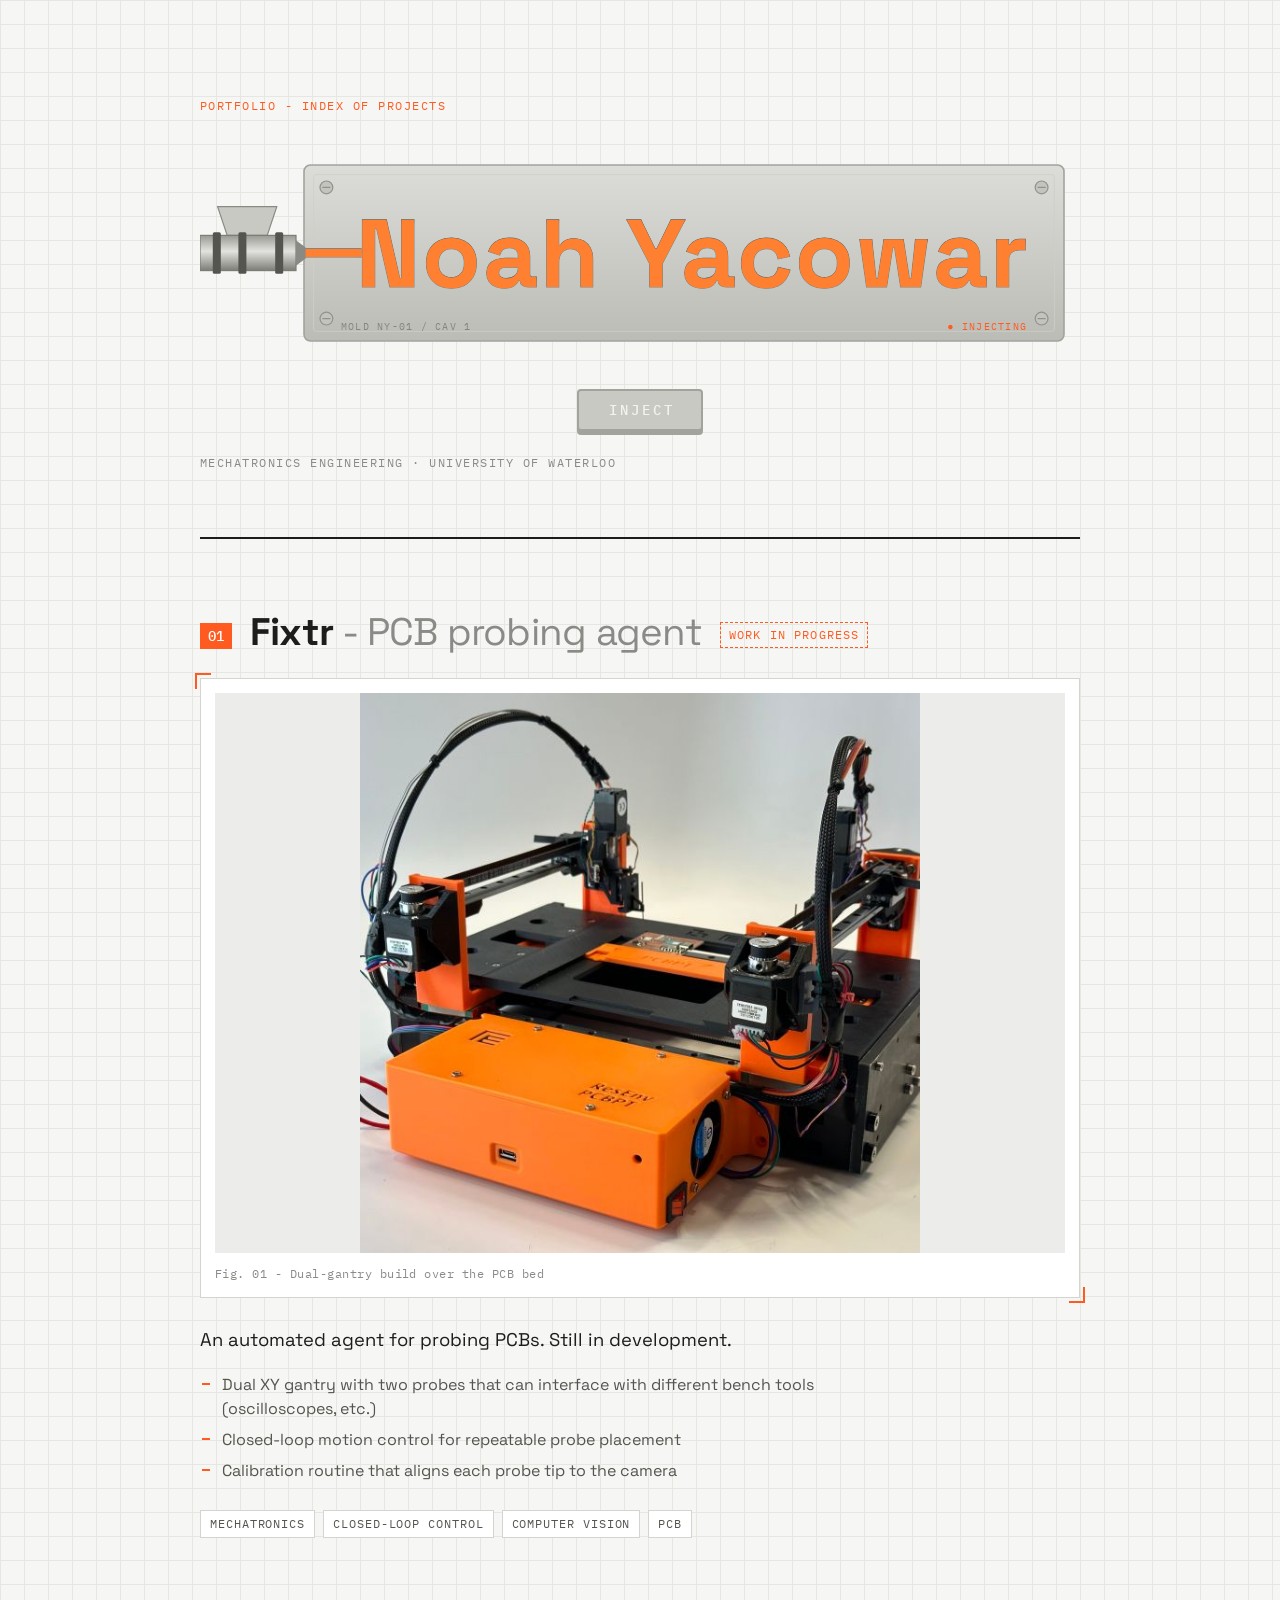
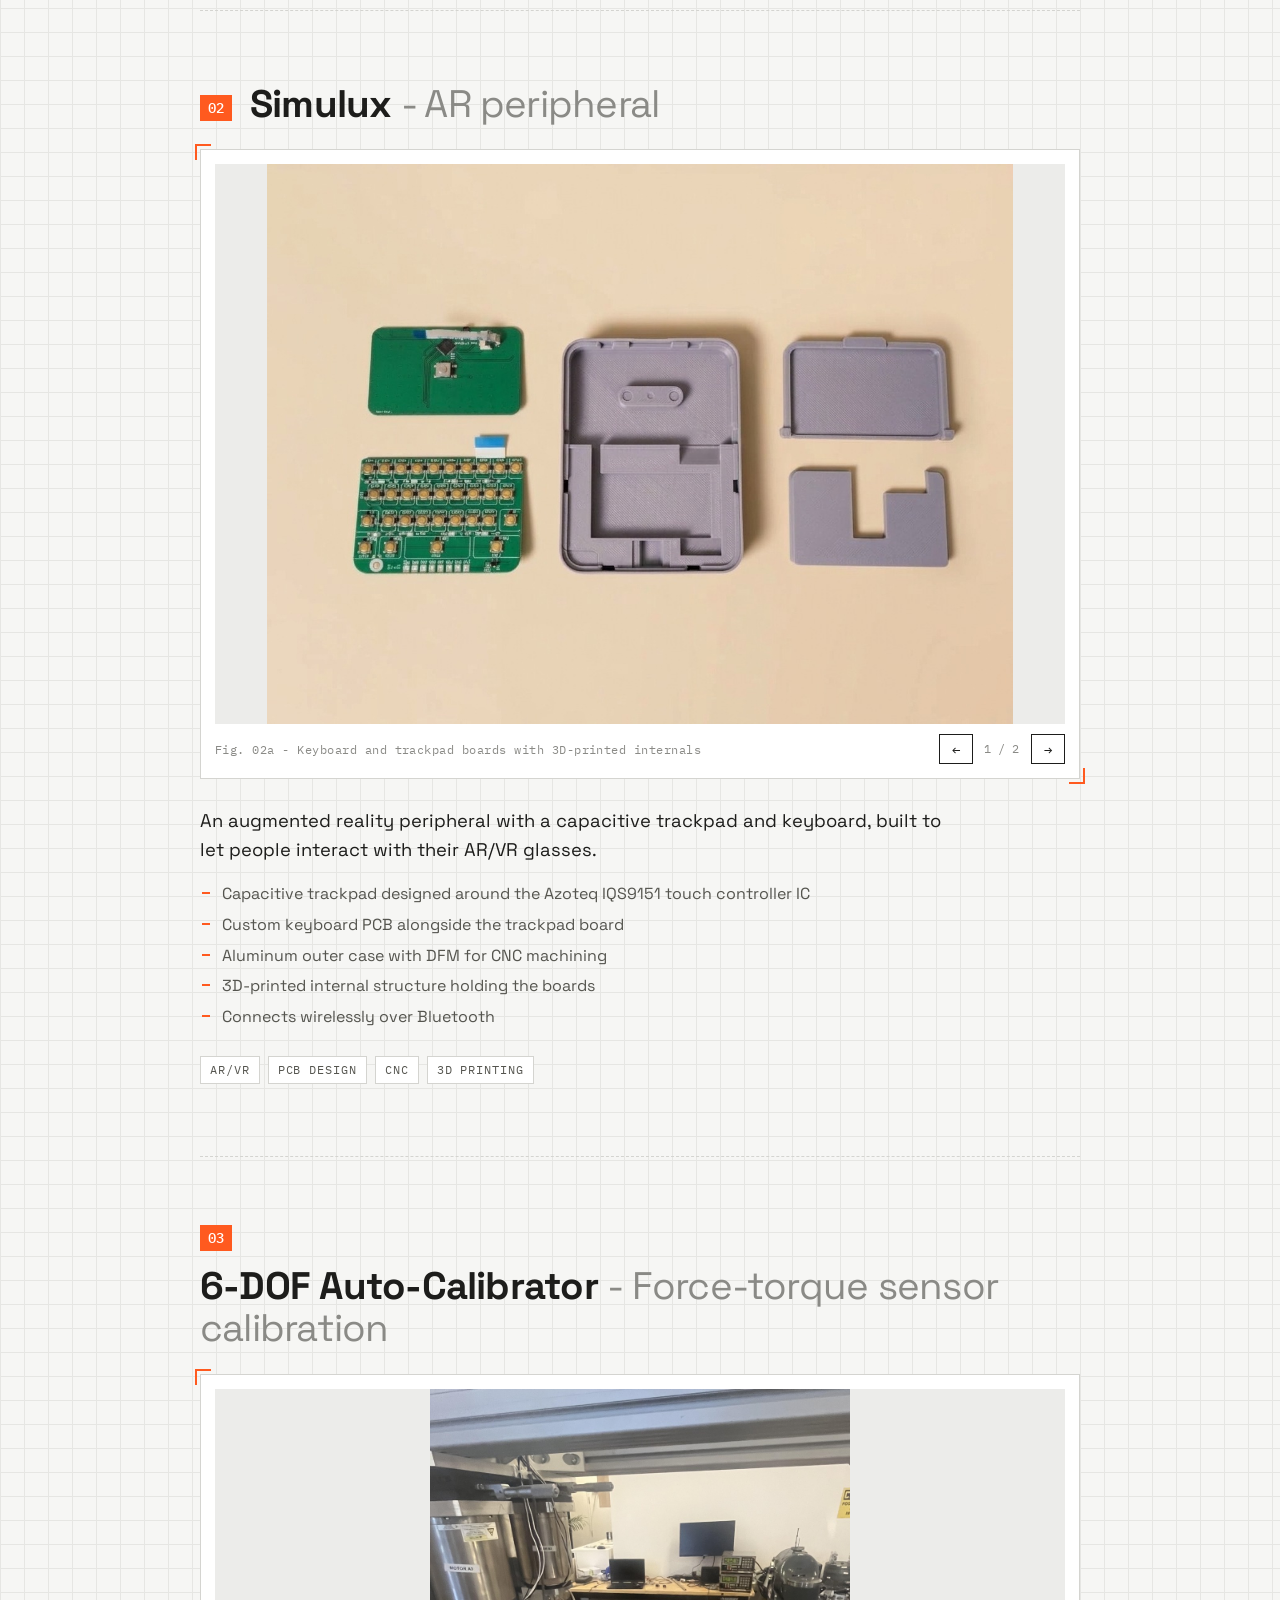
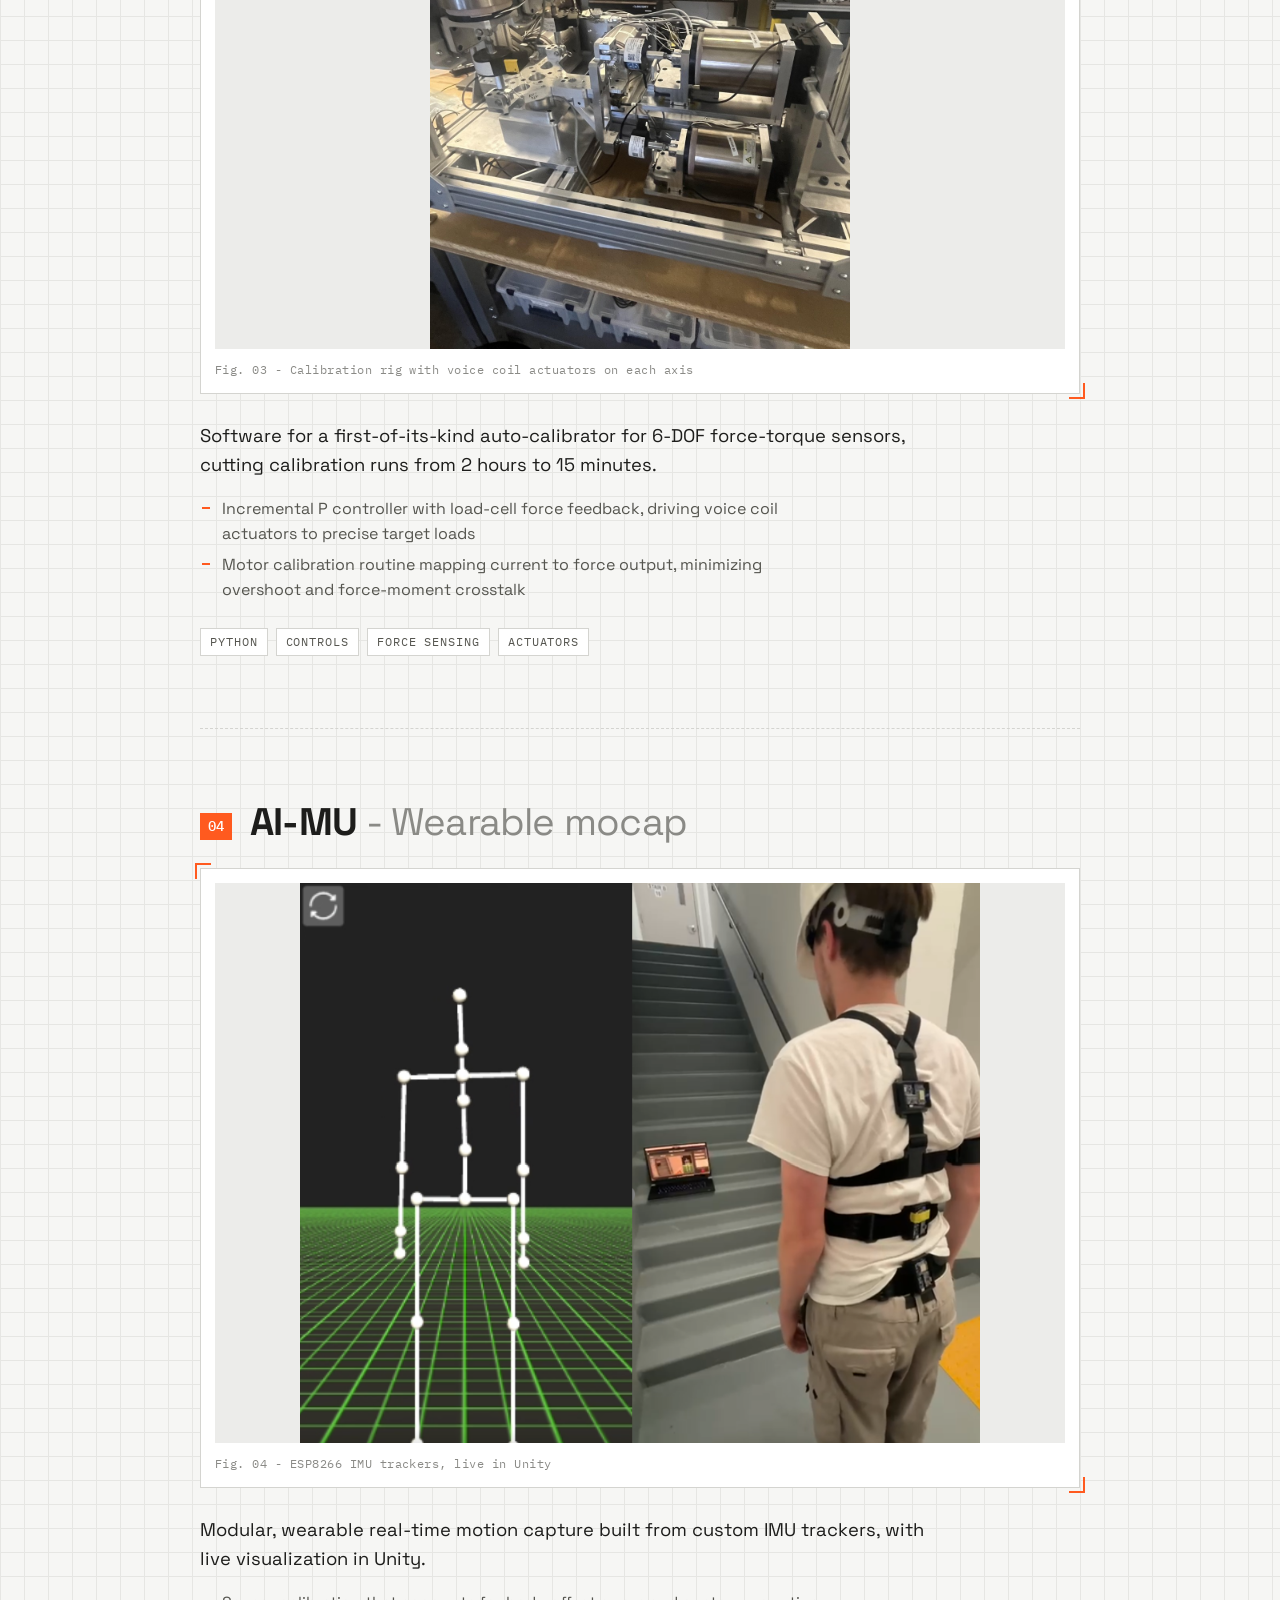
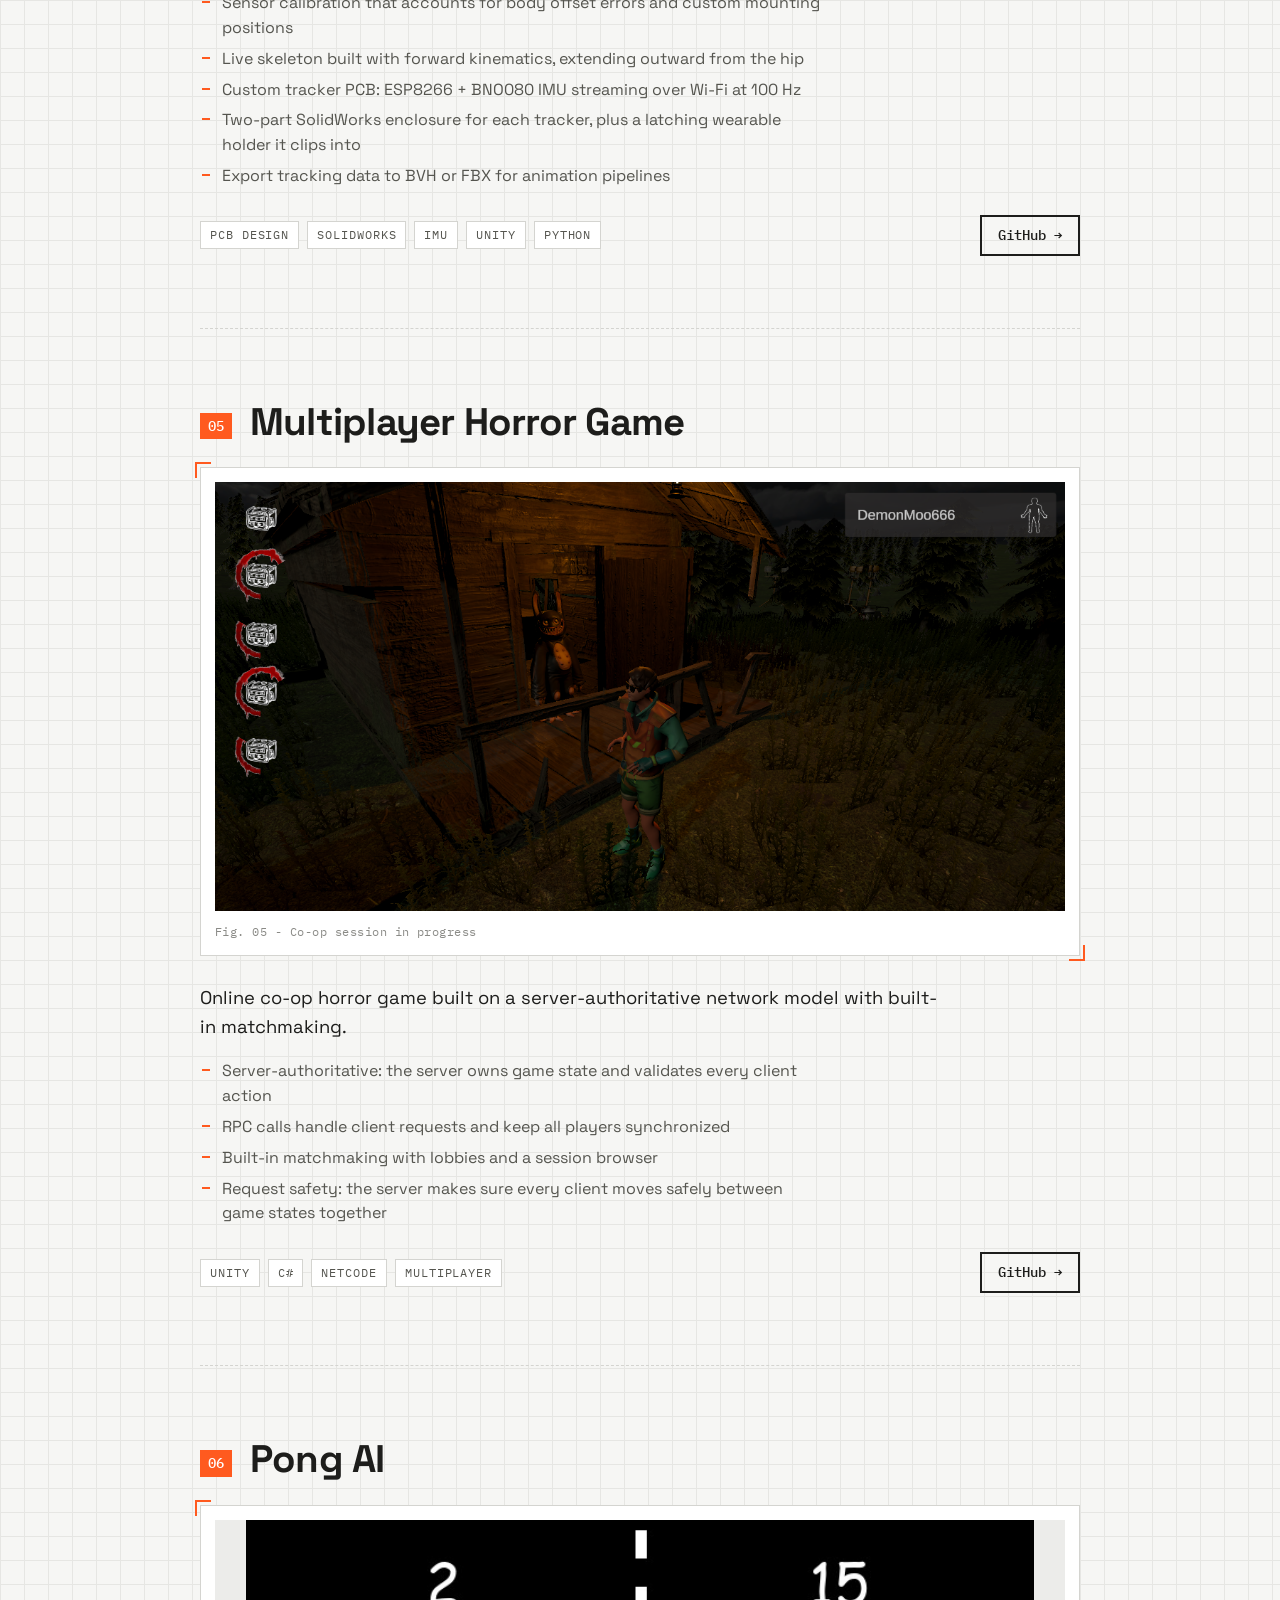
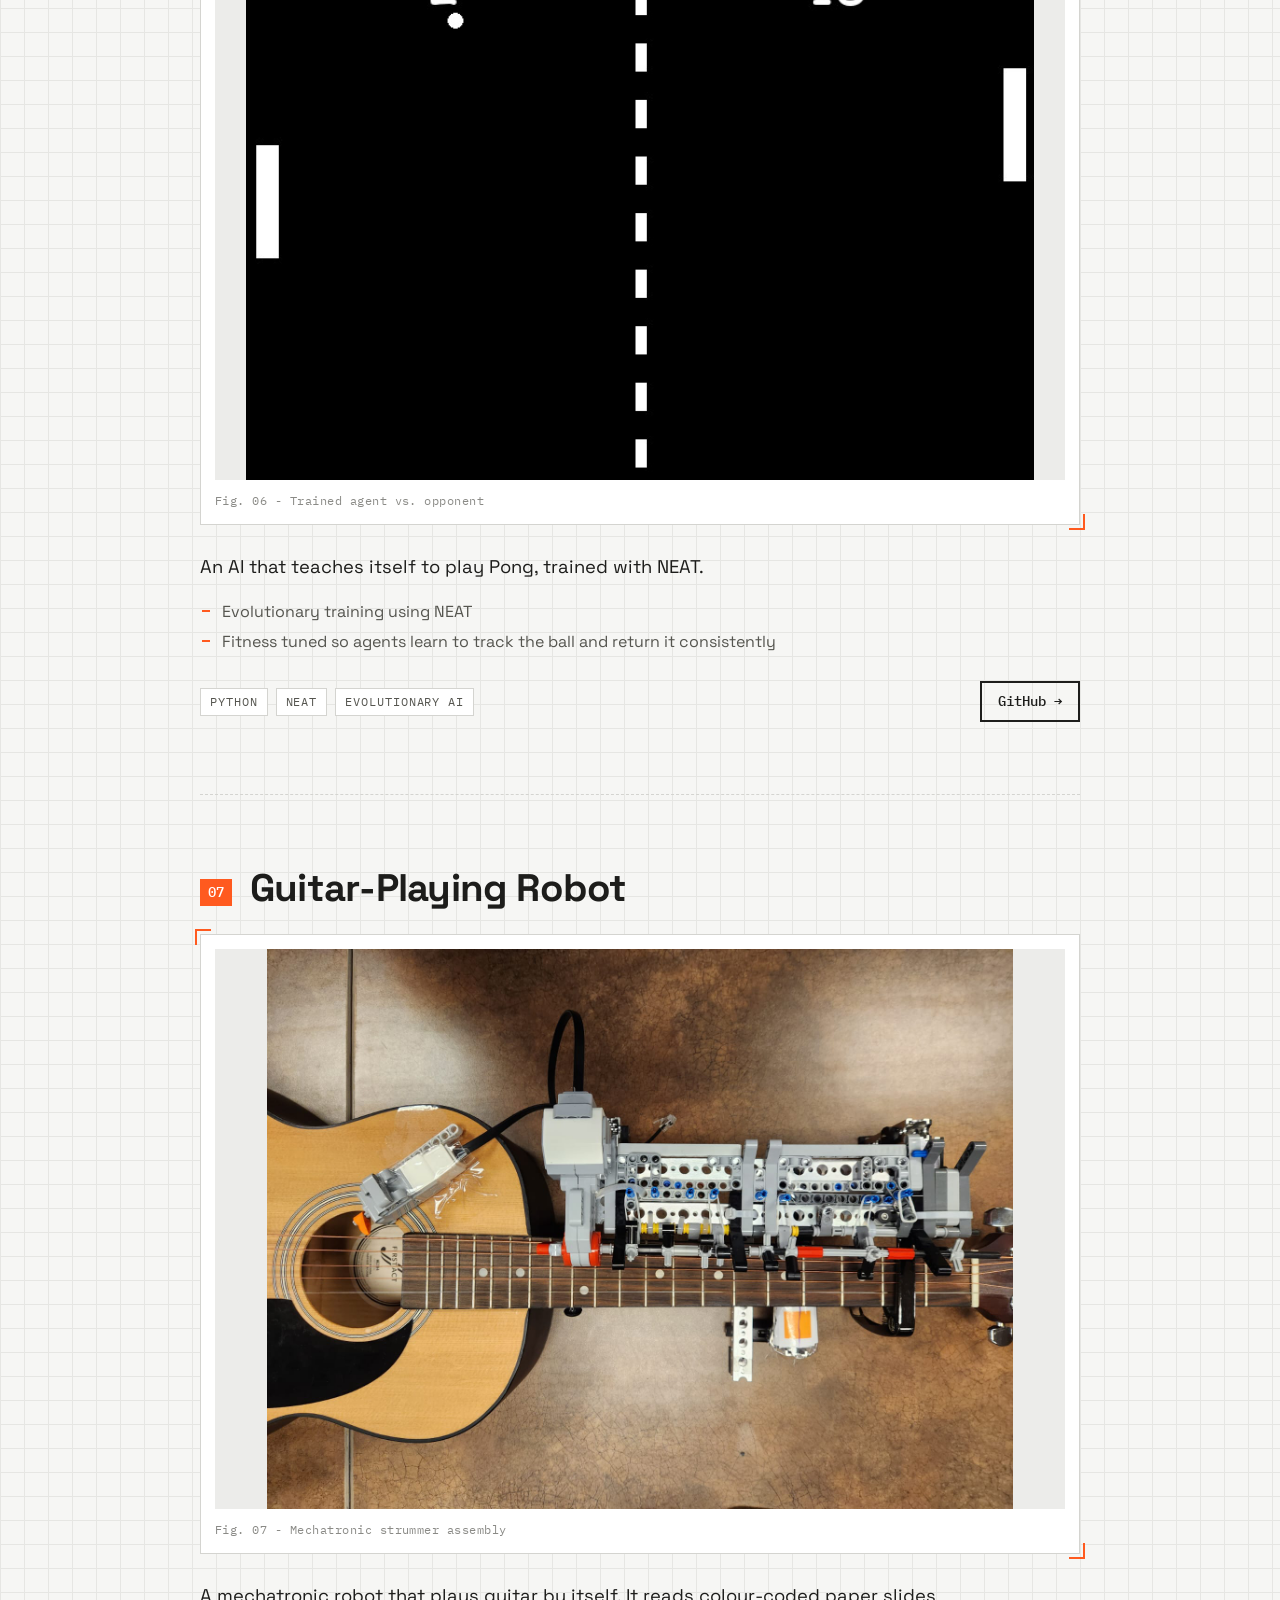
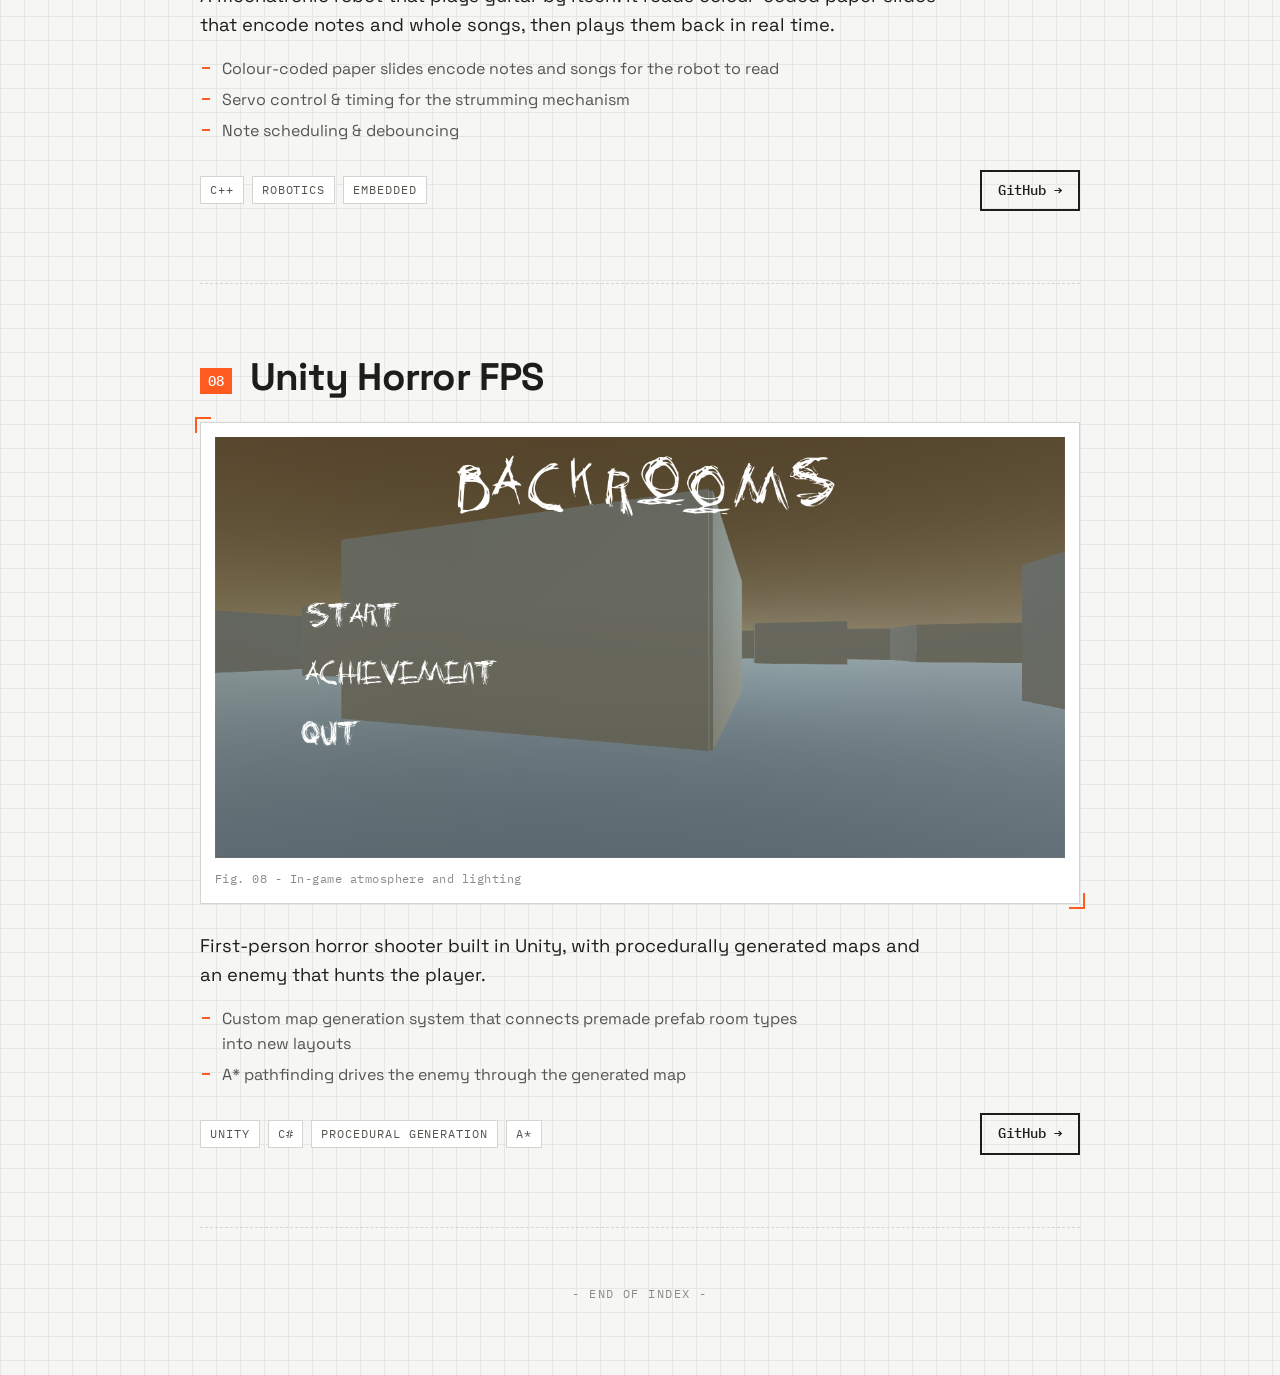
<file: index.html>
<!DOCTYPE html>
<html lang="en">
<head>
    <meta charset="UTF-8">
    <meta name="viewport" content="width=device-width, initial-scale=1.0">
    <title>Noah Yacowar</title>
    <link rel="shortcut icon" type="image/png" href="img/favicon1.png">

    <link rel="preconnect" href="https://fonts.googleapis.com">
    <link rel="preconnect" href="https://fonts.gstatic.com" crossorigin>
    <link href="https://fonts.googleapis.com/css2?family=IBM+Plex+Mono:wght@400;500&family=Space+Grotesk:wght@400;500;700&display=swap" rel="stylesheet">
    <link rel="stylesheet" href="styles/lab.css">
</head>
<body>

    <header class="masthead">
        <p class="label">Portfolio - Index of Projects</p>
        <h1 class="sr-only">Noah Yacowar</h1>

        <!-- Injection-moulded name: grey mold, orange plastic fills the cavity -->
        <svg class="mold" viewBox="0 0 1100 300" aria-hidden="true">
            <title>Click to run the cycle again</title>
            <defs>
                <text id="nm" x="195" y="192" font-size="120" font-weight="700"
                      textLength="840" lengthAdjust="spacing">Noah Yacowar</text>

                <clipPath id="cavity-clip"><use href="#nm"/></clipPath>

                <linearGradient id="steel" x1="0" y1="0" x2="0" y2="1">
                    <stop offset="0" stop-color="#dcdcd8"/>
                    <stop offset="1" stop-color="#bcbcb7"/>
                </linearGradient>
                <linearGradient id="barrel" x1="0" y1="0" x2="0" y2="1">
                    <stop offset="0" stop-color="#9a9a95"/>
                    <stop offset=".45" stop-color="#e2e2de"/>
                    <stop offset="1" stop-color="#7d7d78"/>
                </linearGradient>
                <linearGradient id="front" x1="0" y1="0" x2="1" y2="0">
                    <stop offset="0" stop-color="#ffd59a" stop-opacity="0"/>
                    <stop offset="1" stop-color="#fff1d6" stop-opacity=".9"/>
                </linearGradient>

                <!-- recessed / engraved look for the empty cavity -->
                <filter id="inset" x="-5%" y="-5%" width="110%" height="110%">
                    <feOffset in="SourceAlpha" dx="0" dy="4" result="off"/>
                    <feGaussianBlur in="off" stdDeviation="2.5" result="blur"/>
                    <feComposite in="SourceAlpha" in2="blur" operator="arithmetic" k2="1" k3="-1" result="inner"/>
                    <feFlood flood-color="#000" flood-opacity=".5"/>
                    <feComposite in2="inner" operator="in" result="shadow"/>
                    <feMerge><feMergeNode in="SourceGraphic"/><feMergeNode in="shadow"/></feMerge>
                </filter>
            </defs>

            <!-- mold block -->
            <rect x="130" y="40" width="950" height="220" rx="8" fill="url(#steel)" stroke="#a3a39e" stroke-width="2"/>
            <rect x="142" y="52" width="926" height="196" rx="4" fill="none" stroke="#cfcfca" stroke-width="1"/>
            <g fill="#c4c4bf" stroke="#92928d" stroke-width="1.5">
                <circle cx="158" cy="68" r="8"/><circle cx="1052" cy="68" r="8"/>
                <circle cx="158" cy="232" r="8"/><circle cx="1052" cy="232" r="8"/>
            </g>
            <g stroke="#92928d" stroke-width="1.5">
                <path d="M153 68h10M1047 68h10M153 232h10M1047 232h10"/>
            </g>

            <!-- sprue channel + letter cavity -->
            <rect x="130" y="144" width="72" height="12" fill="#9b9b96" filter="url(#inset)"/>
            <use href="#nm" fill="#9b9b96" stroke="#85857f" stroke-width="1.2" filter="url(#inset)"/>

            <!-- plastic in the sprue -->
            <line x1="130" y1="150" x2="202" y2="150" stroke="#ffb547" stroke-width="10"
                  stroke-dasharray="72" stroke-dashoffset="72">
                <animate attributeName="stroke-dashoffset" from="72" to="0" begin="0.8s" dur="0.3s" fill="freeze"/>
                <animate attributeName="stroke" values="#ffb547;#ff5a1f" begin="3.3s" dur="1.2s" fill="freeze"/>
                <!-- sprue gets trimmed off the finished part -->
                <animate attributeName="opacity" from="1" to="0" begin="4.9s" dur="0.5s" fill="freeze"/>
            </line>

            <!-- plastic filling the letters, left to right from the gate -->
            <g clip-path="url(#cavity-clip)">
                <rect x="185" y="60" width="0" height="180" fill="#ffb547">
                    <animate attributeName="width" from="0" to="880" begin="1.05s" dur="2.3s"
                             calcMode="spline" keyTimes="0;1" keySplines=".35 0 .55 1" fill="freeze"/>
                    <animate attributeName="fill" values="#ffb547;#ff5a1f" begin="3.3s" dur="1.2s" fill="freeze"/>
                </rect>
                <rect x="150" y="60" width="36" height="180" fill="url(#front)" opacity="0">
                    <set attributeName="opacity" to="1" begin="1.05s"/>
                    <animate attributeName="x" from="150" to="1030" begin="1.05s" dur="2.3s"
                             calcMode="spline" keyTimes="0;1" keySplines=".35 0 .55 1" fill="freeze"/>
                    <animate attributeName="opacity" from="1" to="0" begin="3.3s" dur="0.4s" fill="freeze"/>
                </rect>
            </g>

            <!-- injection unit: hopper, barrel, heater bands, nozzle -->
            <g transform="translate(-80 0)">
                <animateTransform attributeName="transform" type="translate" from="-80 0" to="0 0"
                                  begin="0.2s" dur="0.6s" calcMode="spline" keyTimes="0;1" keySplines=".4 0 .2 1" fill="freeze"/>
                <animateTransform attributeName="transform" type="translate" from="0 0" to="-60 0"
                                  begin="4.5s" dur="0.6s" calcMode="spline" keyTimes="0;1" keySplines=".4 0 .2 1" fill="freeze"/>
                <polygon points="34,128 84,128 96,92 22,92" fill="#c9c9c4" stroke="#8a8a85" stroke-width="1.5"/>
                <rect x="0" y="128" width="120" height="44" fill="url(#barrel)" stroke="#7d7d78" stroke-width="1.5"/>
                <g fill="#55554f">
                    <rect x="16" y="124" width="10" height="52" rx="2"/>
                    <rect x="48" y="124" width="10" height="52" rx="2"/>
                    <rect x="94" y="124" width="10" height="52" rx="2"/>
                </g>
                <polygon points="120,134 132,143 132,157 120,166" fill="#8a8a85"/>
            </g>

            <!-- machine readout -->
            <text class="readout" x="176" y="246" fill="#85857f">MOLD NY-01 / CAV 1</text>
            <text class="readout" x="1034" y="246" text-anchor="end" fill="#ff5a1f" visibility="hidden">
                &#9679; INJECTING
                <set attributeName="visibility" to="visible" begin="0.8s"/>
                <set attributeName="visibility" to="hidden" begin="4.5s"/>
            </text>
            <text class="readout" x="1034" y="246" text-anchor="end" fill="#55554f" visibility="hidden">
                CYCLE 001 &#183; PART OK
                <set attributeName="visibility" to="visible" begin="4.5s"/>
            </text>
        </svg>
        <div class="inject-row">
            <button class="inject-btn" type="button" disabled>INJECT</button>
        </div>

        <p class="label muted">Mechatronics Engineering &middot; University of Waterloo</p>
    </header>

    <main class="projects">

        <!-- 01 -->
        <article class="project">
            <div class="project-head">
                <span class="index">01</span>
                <h2>Fixtr <span class="sub">- PCB probing agent</span></h2>
                <span class="wip">Work in progress</span>
            </div>
            <figure class="plate">
                <a href="img/fixtr.png" target="_blank" rel="noopener">
                    <img src="img/fixtr.png" alt="Fixtr dual-gantry machine">
                </a>
                <figcaption>Fig. 01 - Dual-gantry build over the PCB bed</figcaption>
            </figure>
            <div class="project-body">
                <p class="blurb">An automated agent for probing PCBs. Still in development.</p>
                <ul class="highlights">
                    <li>Dual XY gantry with two probes that can interface with different bench tools (oscilloscopes, etc.)</li>
                    <li>Closed-loop motion control for repeatable probe placement</li>
                    <li>Calibration routine that aligns each probe tip to the camera</li>
                </ul>
                <div class="meta">
                    <div class="tags"><span>Mechatronics</span><span>Closed-Loop Control</span><span>Computer Vision</span><span>PCB</span></div>
                </div>
            </div>
        </article>

        <!-- 02 -->
        <article class="project">
            <div class="project-head">
                <span class="index">02</span>
                <h2>Simulux <span class="sub">- AR peripheral</span></h2>
            </div>
            <figure class="plate gallery">
                <div class="slides">
                    <a class="slide is-active" href="img/simulux.jpg" target="_blank" rel="noopener" data-caption="Fig. 02a - Keyboard and trackpad boards with 3D-printed internals">
                        <img src="img/simulux.jpg" alt="Simulux keyboard and trackpad boards with 3D-printed internals">
                    </a>
                    <a class="slide" href="img/simulux-2.jpg" target="_blank" rel="noopener" data-caption="Fig. 02b - Keyboard board fitted in the case during bring-up">
                        <img src="img/simulux-2.jpg" alt="Simulux keyboard board in its case, wired to a breadboard" loading="lazy">
                    </a>
                </div>
                <div class="gallery-bar">
                    <figcaption>Fig. 02a - Keyboard and trackpad boards with 3D-printed internals</figcaption>
                    <div class="gallery-nav">
                        <button type="button" class="g-prev" aria-label="Previous photo">&larr;</button>
                        <span class="g-count">1 / 2</span>
                        <button type="button" class="g-next" aria-label="Next photo">&rarr;</button>
                    </div>
                </div>
            </figure>
            <div class="project-body">
                <p class="blurb">An augmented reality peripheral with a capacitive trackpad and keyboard, built to let people interact with their AR/VR glasses.</p>
                <ul class="highlights">
                    <li>Capacitive trackpad designed around the Azoteq IQS9151 touch controller IC</li>
                    <li>Custom keyboard PCB alongside the trackpad board</li>
                    <li>Aluminum outer case with DFM for CNC machining</li>
                    <li>3D-printed internal structure holding the boards</li>
                    <li>Connects wirelessly over Bluetooth</li>
                </ul>
                <div class="meta">
                    <div class="tags"><span>AR/VR</span><span>PCB Design</span><span>CNC</span><span>3D Printing</span></div>
                </div>
            </div>
        </article>

        <!-- 03 -->
        <article class="project">
            <div class="project-head">
                <span class="index">03</span>
                <h2>6-DOF Auto-Calibrator <span class="sub">- Force-torque sensor calibration</span></h2>
            </div>
            <figure class="plate">
                <a href="img/calibration-rig.jpg" target="_blank" rel="noopener">
                    <img src="img/calibration-rig.jpg" alt="6-DOF force-torque sensor auto-calibration rig">
                </a>
                <figcaption>Fig. 03 - Calibration rig with voice coil actuators on each axis</figcaption>
            </figure>
            <div class="project-body">
                <p class="blurb">Software for a first-of-its-kind auto-calibrator for 6-DOF force-torque sensors, cutting calibration runs from 2 hours to 15 minutes.</p>
                <ul class="highlights">
                    <li>Incremental P controller with load-cell force feedback, driving voice coil actuators to precise target loads</li>
                    <li>Motor calibration routine mapping current to force output, minimizing overshoot and force-moment crosstalk</li>
                </ul>
                <div class="meta">
                    <div class="tags"><span>Python</span><span>Controls</span><span>Force Sensing</span><span>Actuators</span></div>
                </div>
            </div>
        </article>

        <!-- 04 -->
        <article class="project">
            <div class="project-head">
                <span class="index">04</span>
                <h2>AI-MU <span class="sub">- Wearable mocap</span></h2>
            </div>
            <figure class="plate">
                <a href="img/port5.png" target="_blank" rel="noopener">
                    <img src="img/port5.png" alt="AI-MU Motion Capture">
                </a>
                <figcaption>Fig. 04 - ESP8266 IMU trackers, live in Unity</figcaption>
            </figure>
            <div class="project-body">
                <p class="blurb">Modular, wearable real-time motion capture built from custom IMU trackers, with live visualization in Unity.</p>
                <ul class="highlights">
                    <li>Sensor calibration that accounts for body offset errors and custom mounting positions</li>
                    <li>Live skeleton built with forward kinematics, extending outward from the hip</li>
                    <li>Custom tracker PCB: ESP8266 + BNO080 IMU streaming over Wi-Fi at 100 Hz</li>
                    <li>Two-part SolidWorks enclosure for each tracker, plus a latching wearable holder it clips into</li>
                    <li>Export tracking data to BVH or FBX for animation pipelines</li>
                </ul>
                <div class="meta">
                    <div class="tags"><span>PCB Design</span><span>SolidWorks</span><span>IMU</span><span>Unity</span><span>Python</span></div>
                    <a class="link" href="https://github.com/noah-yacowar/AI-MU-Motion-Capture" target="_blank" rel="noopener">GitHub &rarr;</a>
                </div>
            </div>
        </article>

        <!-- 05 -->
        <article class="project">
            <div class="project-head">
                <span class="index">05</span>
                <h2>Multiplayer Horror Game</h2>
            </div>
            <figure class="plate">
                <a href="img/port4.png" target="_blank" rel="noopener">
                    <img src="img/port4.png" alt="Multiplayer Horror Game">
                </a>
                <figcaption>Fig. 05 - Co-op session in progress</figcaption>
            </figure>
            <div class="project-body">
                <p class="blurb">Online co-op horror game built on a server-authoritative network model with built-in matchmaking.</p>
                <ul class="highlights">
                    <li>Server-authoritative: the server owns game state and validates every client action</li>
                    <li>RPC calls handle client requests and keep all players synchronized</li>
                    <li>Built-in matchmaking with lobbies and a session browser</li>
                    <li>Request safety: the server makes sure every client moves safely between game states together</li>
                </ul>
                <div class="meta">
                    <div class="tags"><span>Unity</span><span>C#</span><span>Netcode</span><span>Multiplayer</span></div>
                    <a class="link" href="https://github.com/noah-yacowar/Multiplayer-Horror-Game" target="_blank" rel="noopener">GitHub &rarr;</a>
                </div>
            </div>
        </article>

        <!-- 06 -->
        <article class="project">
            <div class="project-head">
                <span class="index">06</span>
                <h2>Pong AI</h2>
            </div>
            <figure class="plate">
                <a href="img/port3.jpg" target="_blank" rel="noopener">
                    <img src="img/port3.jpg" alt="Pong AI">
                </a>
                <figcaption>Fig. 06 - Trained agent vs. opponent</figcaption>
            </figure>
            <div class="project-body">
                <p class="blurb">An AI that teaches itself to play Pong, trained with NEAT.</p>
                <ul class="highlights">
                    <li>Evolutionary training using NEAT</li>
                    <li>Fitness tuned so agents learn to track the ball and return it consistently</li>
                </ul>
                <div class="meta">
                    <div class="tags"><span>Python</span><span>NEAT</span><span>Evolutionary AI</span></div>
                    <a class="link" href="https://github.com/noah-yacowar/Pong-AI/tree/main" target="_blank" rel="noopener">GitHub &rarr;</a>
                </div>
            </div>
        </article>

        <!-- 07 -->
        <article class="project">
            <div class="project-head">
                <span class="index">07</span>
                <h2>Guitar-Playing Robot</h2>
            </div>
            <figure class="plate">
                <a href="img/port2.JPG" target="_blank" rel="noopener">
                    <img src="img/port2.JPG" alt="Guitar-playing robot">
                </a>
                <figcaption>Fig. 07 - Mechatronic strummer assembly</figcaption>
            </figure>
            <div class="project-body">
                <p class="blurb">A mechatronic robot that plays guitar by itself. It reads colour-coded paper slides that encode notes and whole songs, then plays them back in real time.</p>
                <ul class="highlights">
                    <li>Colour-coded paper slides encode notes and songs for the robot to read</li>
                    <li>Servo control &amp; timing for the strumming mechanism</li>
                    <li>Note scheduling &amp; debouncing</li>
                </ul>
                <div class="meta">
                    <div class="tags"><span>C++</span><span>Robotics</span><span>Embedded</span></div>
                    <a class="link" href="https://github.com/noah-yacowar/Guitar-Playing-Robot" target="_blank" rel="noopener">GitHub &rarr;</a>
                </div>
            </div>
        </article>

        <!-- 08 -->
        <article class="project">
            <div class="project-head">
                <span class="index">08</span>
                <h2>Unity Horror FPS</h2>
            </div>
            <figure class="plate">
                <a href="img/port1.PNG" target="_blank" rel="noopener">
                    <img src="img/port1.PNG" alt="Unity Horror FPS">
                </a>
                <figcaption>Fig. 08 - In-game atmosphere and lighting</figcaption>
            </figure>
            <div class="project-body">
                <p class="blurb">First-person horror shooter built in Unity, with procedurally generated maps and an enemy that hunts the player.</p>
                <ul class="highlights">
                    <li>Custom map generation system that connects premade prefab room types into new layouts</li>
                    <li>A* pathfinding drives the enemy through the generated map</li>
                </ul>
                <div class="meta">
                    <div class="tags"><span>Unity</span><span>C#</span><span>Procedural Generation</span><span>A*</span></div>
                    <a class="link" href="https://github.com/noah-yacowar/Unity-HorrorFPS" target="_blank" rel="noopener">GitHub &rarr;</a>
                </div>
            </div>
        </article>

    </main>

    <footer class="end label muted">- End of index -</footer>

    <script>
        (function () {
            var mold = document.querySelector('.mold');
            var btn = document.querySelector('.inject-btn');
            if (!mold || !mold.setCurrentTime) return;
            var CYCLE_MS = 5500;   // length of one injection cycle

            // Respect reduced motion: show the finished part, no button
            if (window.matchMedia && window.matchMedia('(prefers-reduced-motion: reduce)').matches) {
                mold.setCurrentTime(10);
                mold.pauseAnimations();
                if (btn) btn.parentNode.style.display = 'none';
                return;
            }

            var busy = true;
            function ready() { busy = false; btn.disabled = false; }
            setTimeout(ready, CYCLE_MS);

            // Drop the finished part out of the mold and off the bottom of the screen
            function ejectPart() {
                var r = mold.getBoundingClientRect();
                var ns = 'http://www.w3.org/2000/svg';
                var part = document.createElementNS(ns, 'svg');
                part.setAttribute('viewBox', '0 0 1100 300');
                part.setAttribute('aria-hidden', 'true');
                part.style.cssText = 'position:fixed;left:' + r.left + 'px;top:' + r.top + 'px;width:' + r.width +
                    'px;height:' + r.height + 'px;pointer-events:none;z-index:50;overflow:visible;font-family:inherit;' +
                    'filter:drop-shadow(0 8px 6px rgba(0,0,0,.22));';
                var u = document.createElementNS(ns, 'use');
                u.setAttribute('href', '#nm');
                u.setAttribute('fill', '#ff5a1f');
                part.appendChild(u);
                document.body.appendChild(part);

                var fall = window.innerHeight - r.top + r.height;
                var tilt = (Math.random() < 0.5 ? -1 : 1) * (6 + Math.random() * 8);
                var anim = part.animate([
                    { transform: 'translate(0, 0) rotate(0deg)' },
                    { transform: 'translate(0, -8px) rotate(0deg)', offset: 0.12 },
                    { transform: 'translate(' + (tilt * 3) + 'px, ' + fall + 'px) rotate(' + tilt + 'deg)' }
                ], { duration: 1100, easing: 'cubic-bezier(.55, 0, .9, .55)', fill: 'forwards' });
                anim.onfinish = function () { part.remove(); };
            }

            function inject() {
                if (busy) return;
                busy = true;
                btn.disabled = true;
                ejectPart();
                mold.setCurrentTime(0);
                setTimeout(ready, CYCLE_MS);
            }

            btn.addEventListener('click', inject);
            mold.addEventListener('click', inject);
        })();
    </script>

    <script>
        // Photo galleries: click through projects that have more than one picture
        document.querySelectorAll('.gallery').forEach(function (g) {
            var slides = g.querySelectorAll('.slide');
            var cap = g.querySelector('figcaption');
            var count = g.querySelector('.g-count');
            var i = 0;
            function show(n) {
                slides[i].classList.remove('is-active');
                i = (n + slides.length) % slides.length;
                slides[i].classList.add('is-active');
                cap.textContent = slides[i].dataset.caption || '';
                count.textContent = (i + 1) + ' / ' + slides.length;
            }
            g.querySelector('.g-prev').addEventListener('click', function () { show(i - 1); });
            g.querySelector('.g-next').addEventListener('click', function () { show(i + 1); });
            // swipe on phones
            var x0 = null;
            g.addEventListener('touchstart', function (e) { x0 = e.touches[0].clientX; }, { passive: true });
            g.addEventListener('touchend', function (e) {
                if (x0 === null) return;
                var dx = e.changedTouches[0].clientX - x0;
                if (Math.abs(dx) > 40) show(dx < 0 ? i + 1 : i - 1);
                x0 = null;
            });
        });
    </script>
</body>
</html>
</file>
<file: styles/lab.css>
/* Lab theme: white, greys, safety orange */
:root {
    --paper: #f6f6f4;
    --white: #ffffff;
    --grid: #e6e6e3;
    --line: #d4d4d0;
    --grey-1: #8a8a86;
    --grey-2: #55554f;
    --ink: #1d1d1b;
    --orange: #ff5a1f;

    --mono: "IBM Plex Mono", ui-monospace, monospace;
    --sans: "Space Grotesk", system-ui, sans-serif;
}

* { box-sizing: border-box; margin: 0; padding: 0; }

html { scroll-behavior: smooth; }

body {
    background-color: var(--paper);
    /* graph-paper grid */
    background-image:
        linear-gradient(var(--grid) 1px, transparent 1px),
        linear-gradient(90deg, var(--grid) 1px, transparent 1px);
    background-size: 24px 24px;
    color: var(--ink);
    font-family: var(--sans);
    line-height: 1.55;
    padding: 0 16px;
}

.label {
    font-family: var(--mono);
    font-size: 0.78rem;
    letter-spacing: 0.12em;
    text-transform: uppercase;
    color: var(--orange);
}
.label.muted { color: var(--grey-1); }

/* ---------- Name ---------- */
.masthead {
    max-width: 880px;
    margin: 0 auto;
    padding: 96px 0 64px;
    border-bottom: 2px solid var(--ink);
}
.sr-only {
    position: absolute;
    width: 1px; height: 1px;
    overflow: hidden;
    clip: rect(0 0 0 0);
    white-space: nowrap;
}

/* Injection-moulded name */
.mold {
    display: block;
    width: 100%;
    height: auto;
    margin: 18px 0 16px;
    cursor: pointer;
    font-family: var(--sans);
}
.mold .readout {
    font-family: var(--mono);
    font-size: 13px;
    letter-spacing: 0.12em;
}

/* ---------- Projects ---------- */
.projects {
    max-width: 880px;
    margin: 0 auto;
}

.project {
    padding: 72px 0;
    border-bottom: 1px dashed var(--line);
}

.project-head {
    display: flex;
    align-items: baseline;
    gap: 18px;
    margin-bottom: 24px;
}
.index {
    font-family: var(--mono);
    font-size: 0.9rem;
    font-weight: 500;
    color: var(--white);
    background: var(--orange);
    padding: 2px 8px;
    flex-shrink: 0;
    transform: translateY(-4px);
}
.project-head h2 {
    font-size: clamp(1.6rem, 4.5vw, 2.4rem);
    font-weight: 700;
    letter-spacing: -0.02em;
    line-height: 1.1;
}

/* Image plate with corner registration marks */
.plate {
    position: relative;
    background: var(--white);
    border: 1px solid var(--line);
    padding: 14px;
}
.plate::before,
.plate::after {
    content: "";
    position: absolute;
    width: 14px;
    height: 14px;
    border: 2px solid var(--orange);
}
.plate::before { top: -6px; left: -6px; border-right: 0; border-bottom: 0; }
.plate::after  { bottom: -6px; right: -6px; border-left: 0; border-top: 0; }

.plate a { display: block; background: #ececea; }
.plate img {
    display: block;
    width: 100%;
    max-height: 560px;
    object-fit: contain;
    transition: opacity 0.2s;
}
.plate a:hover img { opacity: 0.92; }

.plate figcaption {
    font-family: var(--mono);
    font-size: 0.75rem;
    color: var(--grey-1);
    padding-top: 12px;
    letter-spacing: 0.04em;
}

.project-body { padding-top: 28px; }

.blurb {
    font-size: 1.15rem;
    color: var(--ink);
    max-width: 62ch;
}

.highlights {
    list-style: none;
    margin: 18px 0 0;
    max-width: 62ch;
}
.highlights li {
    position: relative;
    padding-left: 22px;
    color: var(--grey-2);
    margin-bottom: 6px;
}
.highlights li::before {
    content: "";
    position: absolute;
    left: 2px;
    top: 0.62em;
    width: 8px;
    height: 2px;
    background: var(--orange);
}

.meta {
    display: flex;
    flex-wrap: wrap;
    align-items: center;
    justify-content: space-between;
    gap: 16px;
    margin-top: 26px;
}
.tags { display: flex; flex-wrap: wrap; gap: 8px; }
.tags span {
    font-family: var(--mono);
    font-size: 0.72rem;
    text-transform: uppercase;
    letter-spacing: 0.08em;
    color: var(--grey-2);
    background: var(--white);
    border: 1px solid var(--line);
    padding: 4px 9px;
}

.link {
    font-family: var(--mono);
    font-size: 0.85rem;
    font-weight: 500;
    color: var(--ink);
    text-decoration: none;
    border: 2px solid var(--ink);
    padding: 8px 16px;
    transition: background 0.15s, color 0.15s, border-color 0.15s;
}
.link:hover {
    background: var(--orange);
    border-color: var(--orange);
    color: var(--white);
}

.end {
    text-align: center;
    padding: 56px 0 72px;
}

@media (max-width: 600px) {
    .masthead { padding: 64px 0 44px; }
    .project { padding: 52px 0; }
    .plate { padding: 10px; }
}

/* Work-in-progress badge */
.wip {
    font-family: var(--mono);
    font-size: 0.72rem;
    text-transform: uppercase;
    letter-spacing: 0.1em;
    color: var(--orange);
    border: 1.5px dashed var(--orange);
    padding: 3px 8px;
    white-space: nowrap;
    transform: translateY(-6px);
}
.project-head { flex-wrap: wrap; row-gap: 10px; }

/* Project subtitle after the name, e.g. "— PCB probing agent" */
.project-head h2 .sub {
    font-weight: 400;
    color: var(--grey-1);
}

/* INJECT button under the mold */
.inject-row {
    display: flex;
    justify-content: center;
    margin: 4px 0 22px;
}
.inject-btn {
    font-family: var(--mono);
    font-size: 0.85rem;
    font-weight: 500;
    letter-spacing: 0.22em;
    color: var(--white);
    background: var(--orange);
    border: 2px solid #c94012;
    border-radius: 4px;
    padding: 10px 26px 10px 30px;
    box-shadow: 0 4px 0 #c94012;
    cursor: pointer;
    transition: transform 0.08s, box-shadow 0.08s, background 0.2s;
}
.inject-btn:hover:not(:disabled) { background: #ff6d38; }
.inject-btn:active:not(:disabled) {
    transform: translateY(4px);
    box-shadow: 0 0 0 #c94012;
}
.inject-btn:disabled {
    background: #c9c9c4;
    border-color: #a3a39e;
    box-shadow: 0 4px 0 #a3a39e;
    color: #f2f2ef;
    cursor: not-allowed;
}

/* Multi-photo gallery */
.gallery .slides {
    position: relative;
    height: clamp(260px, 56vw, 560px);
    background: #ececea;
}
.gallery .slide {
    position: absolute;
    inset: 0;
    opacity: 0;
    visibility: hidden;
    transition: opacity 0.25s, visibility 0.25s;
}
.gallery .slide.is-active { opacity: 1; visibility: visible; }
.gallery .slide img {
    width: 100%;
    height: 100%;
    max-height: none;
    object-fit: contain;
}
.gallery-bar {
    display: flex;
    align-items: center;
    justify-content: space-between;
    gap: 12px;
}
.gallery-nav {
    display: flex;
    align-items: center;
    gap: 10px;
    padding-top: 10px;
    flex-shrink: 0;
}
.gallery-nav button {
    font-family: var(--mono);
    font-size: 0.9rem;
    width: 34px;
    height: 30px;
    background: var(--white);
    color: var(--ink);
    border: 1.5px solid var(--ink);
    cursor: pointer;
    transition: background 0.15s, color 0.15s, border-color 0.15s;
}
.gallery-nav button:hover {
    background: var(--orange);
    border-color: var(--orange);
    color: var(--white);
}
.g-count {
    font-family: var(--mono);
    font-size: 0.75rem;
    color: var(--grey-1);
    min-width: 3.2em;
    text-align: center;
}
</file>
